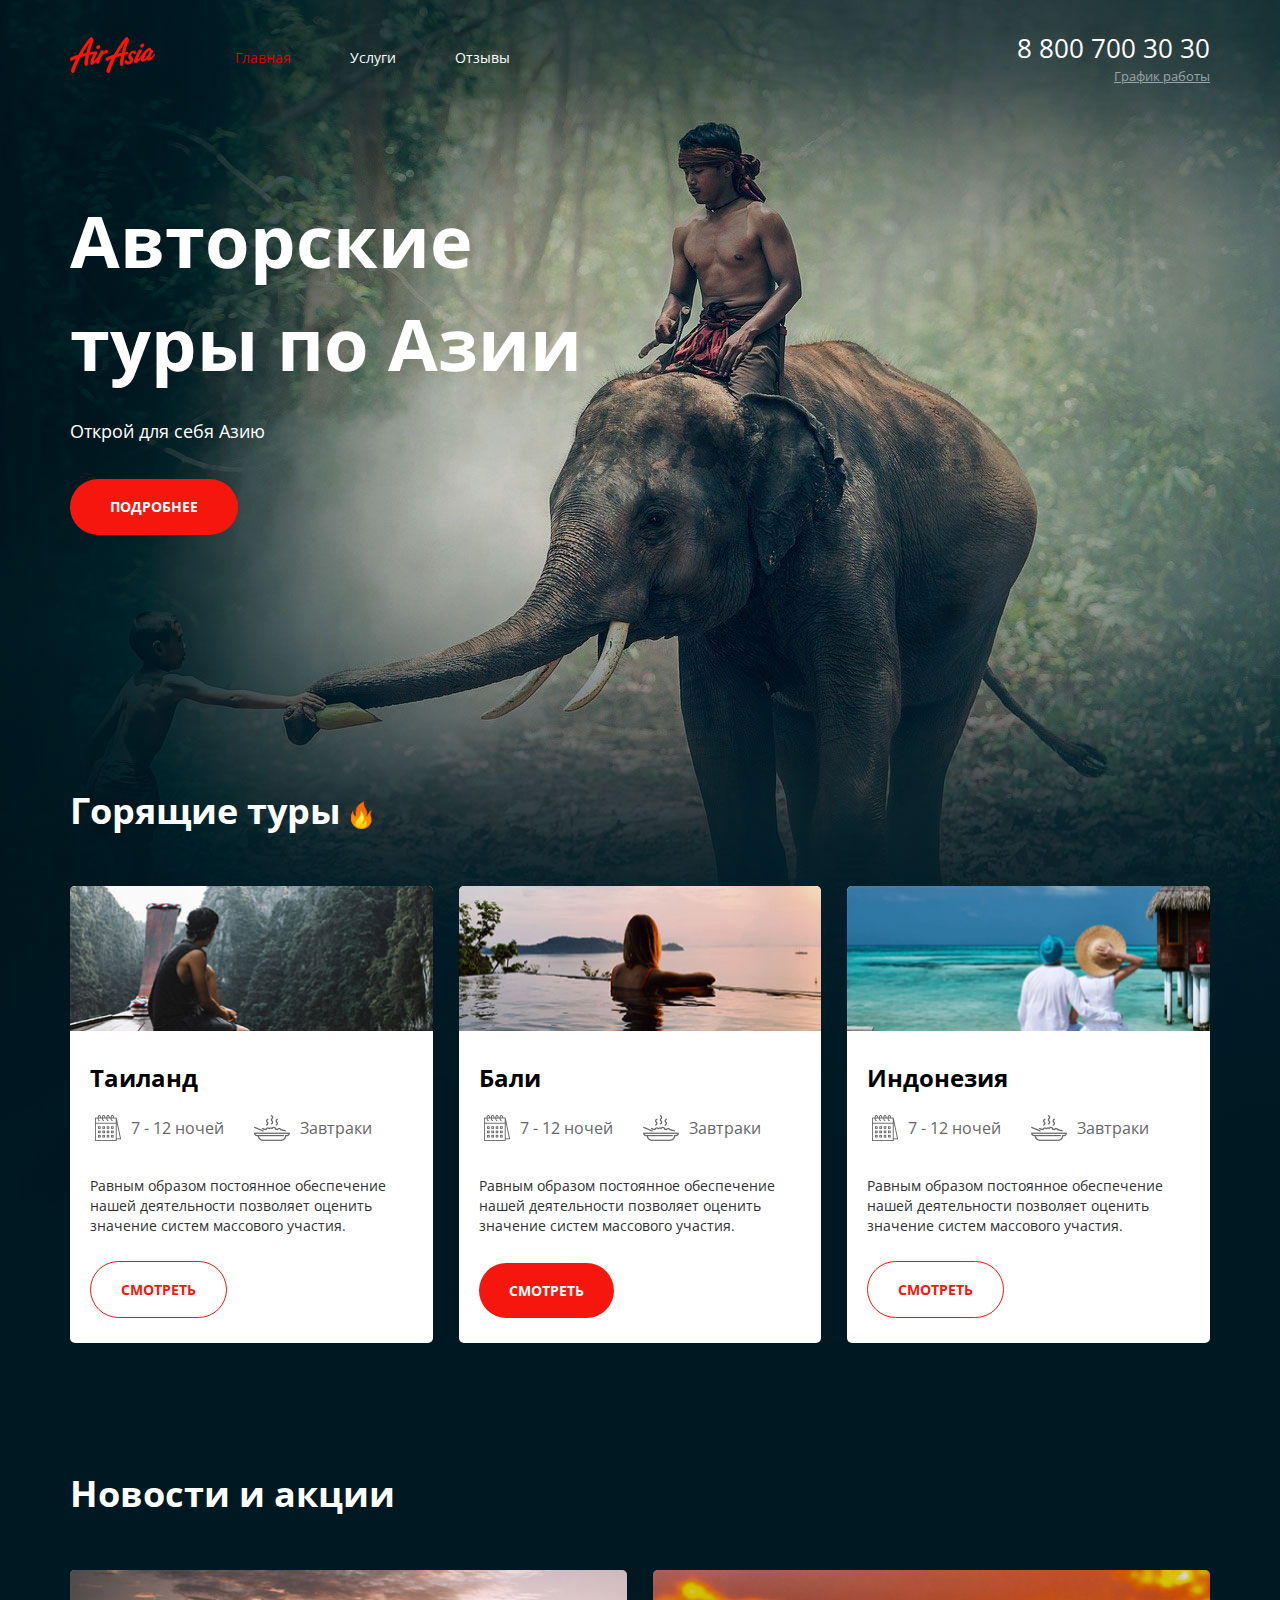
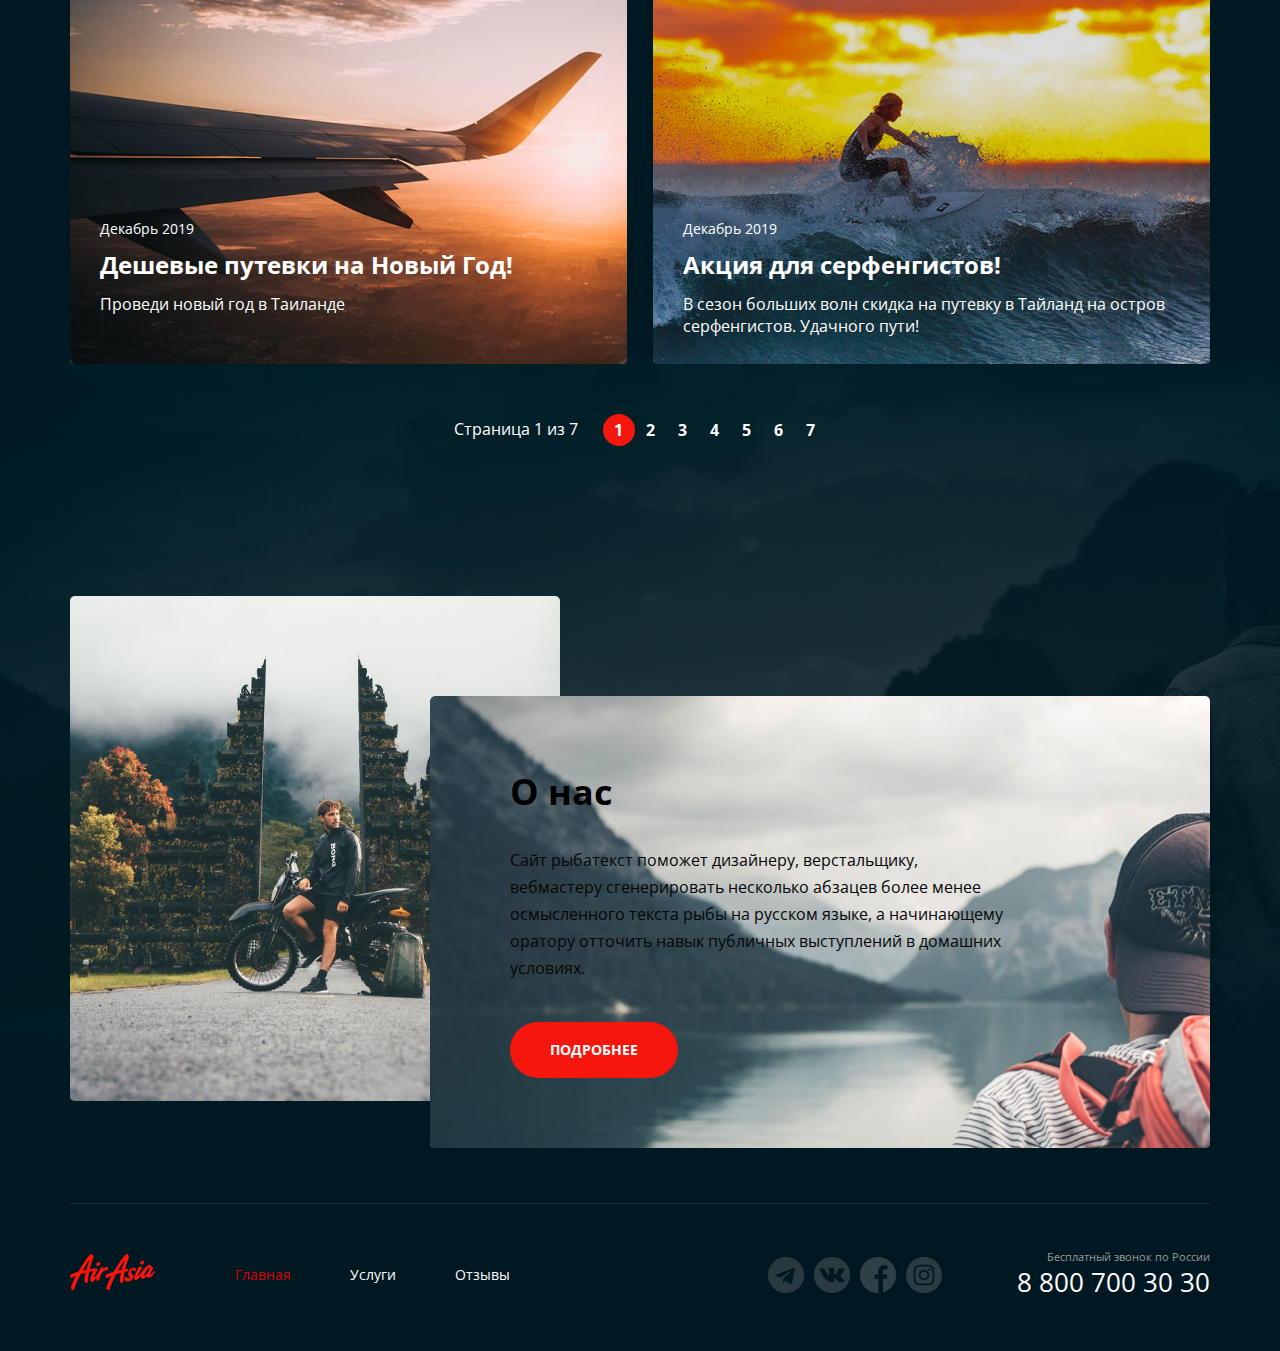
<file: index.html>
<!DOCTYPE html>
<html lang="ru">

<head>
  <meta charset="UTF-8">
  <title>AirAsia | Главная</title>
  <meta name="viewport" content="width=device-width, initial-scale=1.0">
  <link rel="preconnect" href="https://fonts.gstatic.com">
  <link href="https://fonts.googleapis.com/css2?family=Open+Sans:wght@400;600;700&display=swap" rel="stylesheet">
  <link rel="stylesheet" href="./layout/main.css">
</head>

<body>
  <div class="wrapper wrapper_main">
    <div class="wrapper__content">
      <header class="header">
        <div class="container header__container">
          <div class="header__col">
            <a href="./index.html" class="logo">
              <img src="./img/logo.png" alt="AirAsia Logo" class="logo__img">
            </a>
            <nav class="menu">
              <ul class="menu__list">
                <li class="menu__item">
                  <a href="./index.html" class="menu__link menu__link_active">Главная</a>
                </li>
                <li class="menu__item">
                  <a href="./services.html" class="menu__link">Услуги</a>
                </li>
                <li class="menu__item">
                  <a href="./recall.html" class="menu__link">Отзывы</a>
                </li>
              </ul>
            </nav>
          </div>
          <div class="header__col">
            <address class="contacts">
              <a href="tel:+88007003030" class="contacts__phone">8 800 700 30 30</a>
              <div class="contacts__workhours">
                <div class="contacts__workhours-title">График работы</div>
                <div class="contacts__dropdown">
                  <span class="contacts__dropdown-work">пн-вс: 09:00 - 20:00</span>
                  <span class="contacts__dropdown-chill">Обед: 14:00 - 14:30</span>
                </div>
              </div>
            </address>
          </div>
        </div>
      </header>
      <main class="main">
        <section class="hello">
          <div class="container container_hello">
            <h1 class="hello__title">Авторские туры по Азии</h1>
            <div class="hello__desk">Открой для себя Азию</div>
            <a href="#" class="button btn_hello">Подробнее</a>
          </div>
        </section>
        <section class="offers">
          <div class="container container_offers">
            <h2 class="title flame">Горящие туры</h2>
            <ul class="offers__list">
              <li class="offers__item">
                <img src="./img/main/thailand.jpg" alt="Thailand" class="offers__preview">
                <div class="offer">
                  <h3 class="offer__title">Таиланд</h3>
                  <ul class="offer__features">
                    <li class="offer__feature">
                      <img src="./img/main/calendar.png" alt="calendar" class="offer__icon">
                      <div class="offer__desc">7 - 12 ночей</div>
                    </li>
                    <li class="offer__feature">
                      <img src="./img/main/food.png" alt="food" class="offer__icon">
                      <div class="offer__desc">Завтраки</div>
                    </li>
                  </ul>
                  <div class="offer__text">
                    <p>Равным образом постоянное обеспечение нашей деятельности позволяет оценить
                      значение систем массового участия.</p>
                  </div>
                  <a href="#" class="button button_alt offer__button">Смотреть</a>
                </div>
              </li>
              <li class="offers__item offers__item_main">
                <img src="./img/main/bali.jpg" alt="Bali" class="offers__preview">
                <div class="offer">
                  <h3 class="offer__title">Бали</h3>
                  <ul class="offer__features">
                    <li class="offer__feature">
                      <img src="./img/main/calendar.png" alt="calendar" class="offer__icon">
                      <div class="offer__desc">7 - 12 ночей</div>
                    </li>
                    <li class="offer__feature">
                      <img src="./img/main/food.png" alt="food" class="offer__icon">
                      <div class="offer__desc">Завтраки</div>
                    </li>
                  </ul>
                  <div class="offer__text">
                    <p>Равным образом постоянное обеспечение нашей деятельности позволяет оценить
                      значение систем массового участия.</p>
                  </div>
                  <a href="#" class="button offer__button">Смотреть</a>
              </li>
              <li class="offers__item">
                <img src="./img/main/indonesia.jpg" alt="Indonesia" class="offers__preview">
                <div class="offer">
                  <h3 class="offer__title">Индонезия</h3>
                  <ul class="offer__features">
                    <li class="offer__feature">
                      <img src="./img/main/calendar.png" alt="calendar" class="offer__icon">
                      <div class="offer__desc">7 - 12 ночей</div>
                    </li>
                    <li class="offer__feature">
                      <img src="./img/main/food.png" alt="food" class="offer__icon">
                      <div class="offer__desc">Завтраки</div>
                    </li>
                  </ul>
                  <div class="offer__text">
                    <p>Равным образом постоянное обеспечение нашей деятельности позволяет оценить
                      значение систем массового участия.</p>
                  </div>
                  <a href="#" class="button button_alt offer__button">Смотреть</a>
              </li>
            </ul>
          </div>
        </section>
        <section class="news">
          <div class="container container_news">
            <h2 class="title title_news">Новости и акции</h2>
            <ul class="news__list">
              <li class="news__item">
                <img src="./img/main/plain.jpg" alt="image" class="news__img">
                <div class="news__item-wrapper">
                  <time class="news__date">Декабрь 2019</time>
                  <h3 class="news__subtitle">Дешевые путевки на Новый Год!</h3>
                  <div class="news__text">Проведи новый год в Таиланде</div>
                </div>
              </li>
              <li class="news__item">
                <img src="./img/main/surfer.jpg" alt="image" class="news__img">
                <div class="news__item-wrapper">
                  <time class="news__date">Декабрь 2019</time>
                  <h3 class="news__subtitle">Акция для серфенгистов!</h3>
                  <div class="news__text">В сезон больших волн скидка на путевку в Тайланд на остров серфенгистов.
                    Удачного пути!</div>
                </div>
              </li>
            </ul>
            <div class="paginator">
              <div class="paginator__text">Страница 1 из 7</div>
              <ul class="paginator__list">
                <li class="paginator__item paginator__item_active">
                  <a href="#" class="paginator__link">1</a>
                </li>
                <li class="paginator__item">
                  <a href="#" class="paginator__link">2</a>
                </li>
                <li class="paginator__item">
                  <a href="#" class="paginator__link">3</a>
                </li>
                <li class="paginator__item">
                  <a href="#" class="paginator__link">4</a>
                </li>
                <li class="paginator__item">
                  <a href="#" class="paginator__link">5</a>
                </li>
                <li class="paginator__item">
                  <a href="#" class="paginator__link">6</a>
                </li>
                <li class="paginator__item">
                  <a href="#" class="paginator__link">7</a>
                </li>
              </ul>
            </div>
          </div>
        </section>
        <section class="about">
          <div class="container">
            <div class="about__preview">
              <div class="about__preview-wrapper">
                <h2 class="title title_dark">О нас</h2>
                <div class="about__text">
                  <p>
                    Сайт рыбатекст поможет дизайнеру, верстальщику, вебмастеру сгенерировать несколько абзацев более
                    менее
                    осмысленного текста рыбы на русском языке, а начинающему оратору отточить навык публичных
                    выступлений
                    в домашних условиях.
                  </p>
                </div>
                <a href="#" class="button about_button">Подробнее</a>
              </div>
            </div>
          </div>
        </section>
      </main>
    </div>
    <footer class="footer">
      <div class="footer__wrapper">
        <div class="footer__col">
          <a href="./index.html" class="logo">
            <img src="./img/logo.png" alt="AirAsia" class="logo__img">
          </a>
          <nav class="menu">
            <ul class="menu__list">
              <li class="menu__item">
                <a href="./index.html" class="menu__link menu__link_active">Главная</a>
              </li>
              <li class="menu__item">
                <a href="./services.html" class="menu__link">Услуги</a>
              </li>
              <li class="menu__item">
                <a href="./recall.html" class="menu__link">Отзывы</a>
              </li>
            </ul>
          </nav>
        </div>
        <div class="footer__col">
          <ul class="social">
            <li class="social__item">
              <img src="./img/footer/t1.png" alt="telegram">
              <a href="#" class="social__link" target="_blank" aria-label="Наш телеграм">
              </a>
            </li>
            <li class="social__item">
              <img src="./img/footer/vk1.png" alt="telegram">
              <a href="#" class="social__link" target="_blank" aria-label="Мы вконтакте">
              </a>
            </li>
            <li class="social__item">
              <img src="./img/footer/f1.png" alt="telegram">
              <a href="#" class="social__link" target="_blank" aria-label="Наш facebook">
              </a>
            </li>
            <li class="social__item">
              <img src="./img/footer/in1.png" alt="telegram">
              <a href="#" class="social__link" target="_blank" aria-label="Наш instagram">
              </a>
            </li>
          </ul>
          <address class="contacts">
            <div class="contacts__free">Бесплатный звонок по России</div>
            <a href="tel:+88007003030" class="contacts__phone contacts__phone--footer">8 800 700 30 30</a>
          </address>
        </div>
      </div>
    </footer>
  </div>
</body>

</html>
</file>
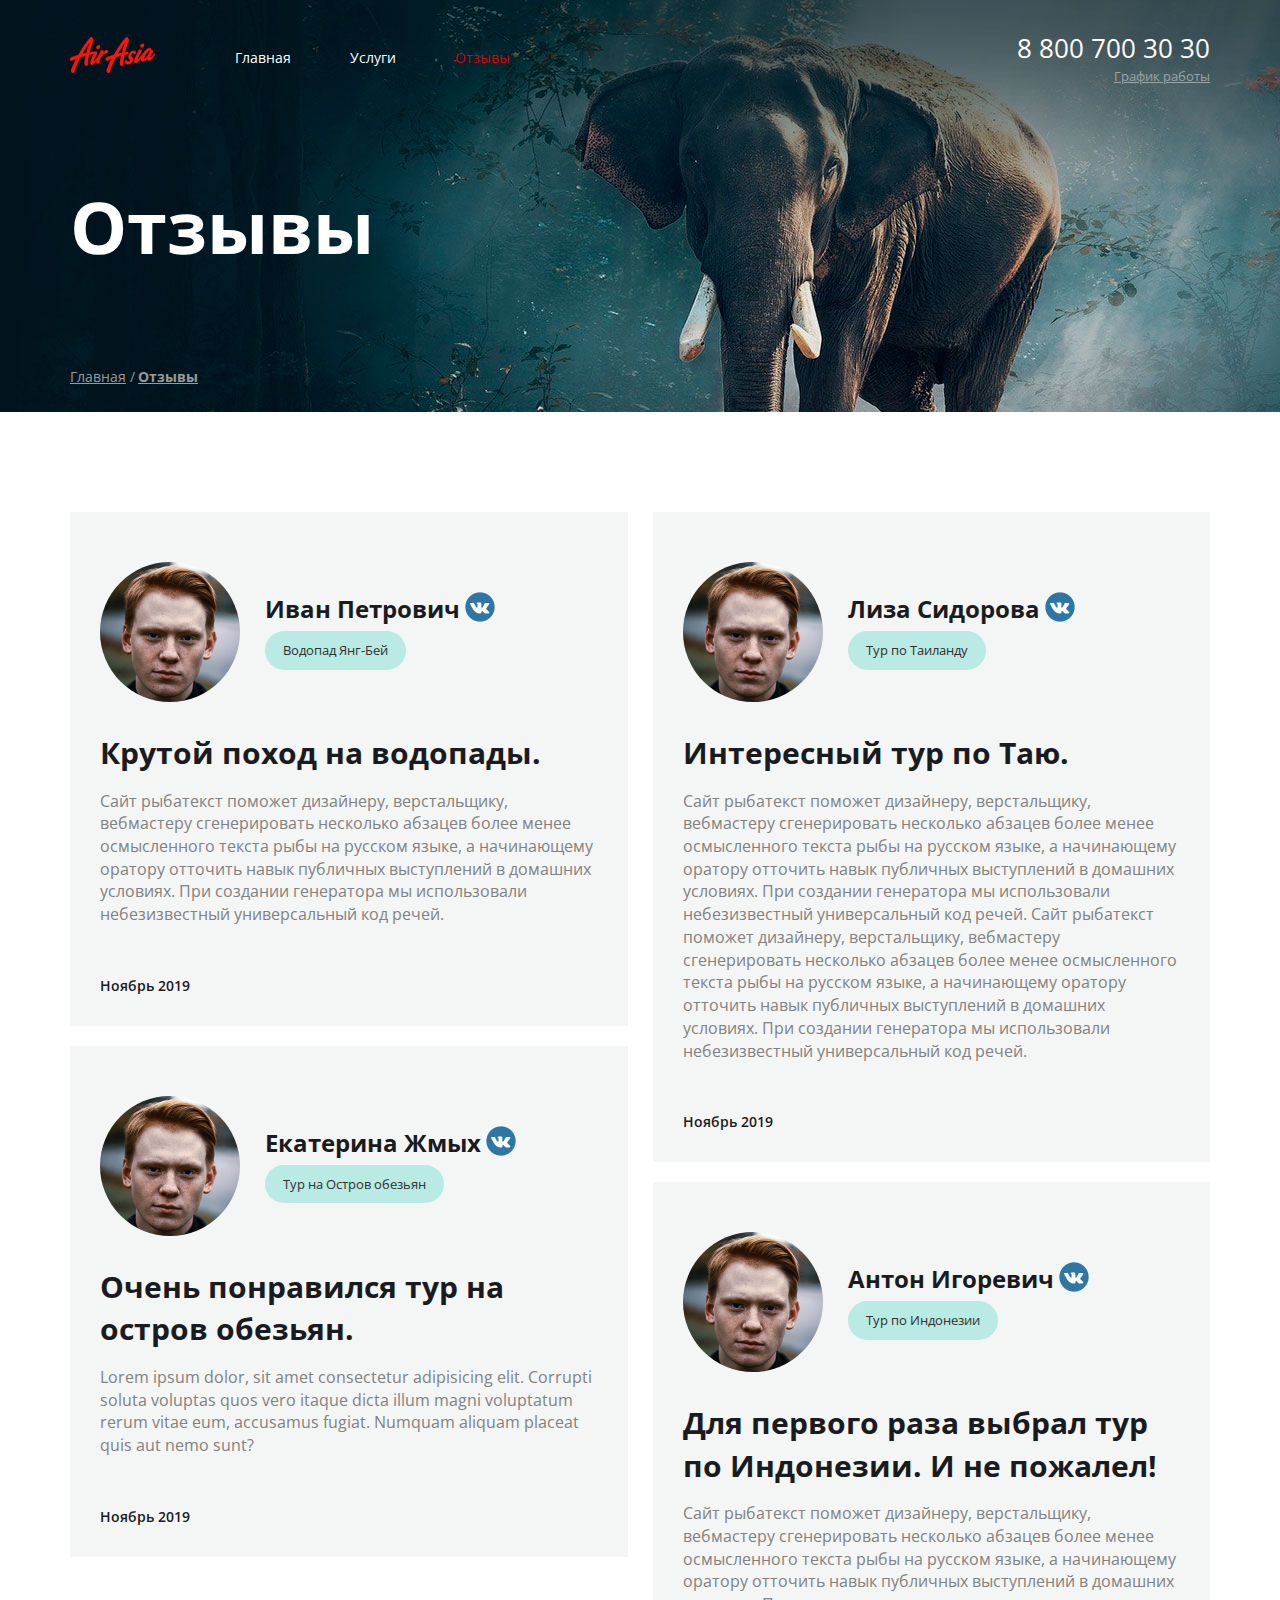
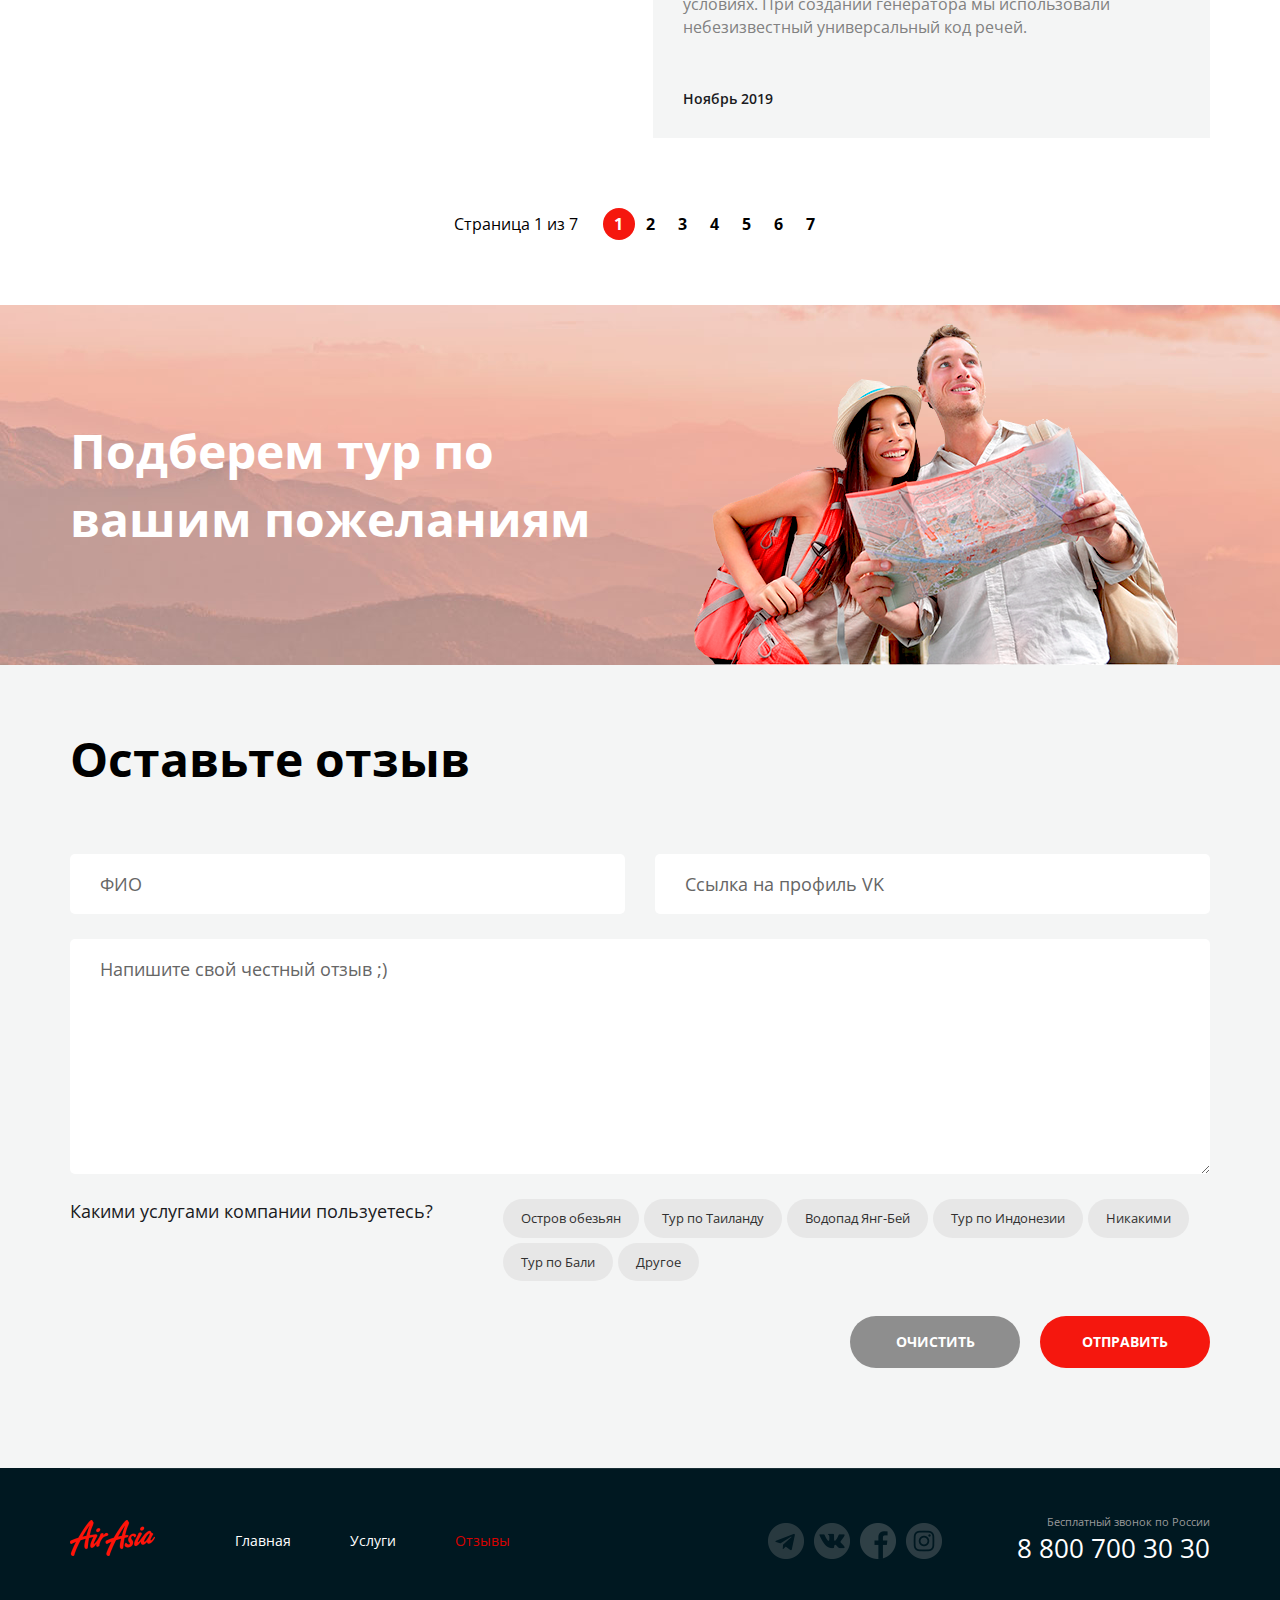
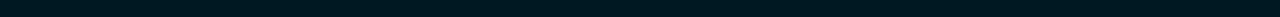
<file: recall.html>
<!DOCTYPE html>
<html lang="ru">

<head>
  <meta charset="UTF-8">
  <title>AirAsia | Отзывы</title>
  <meta name="viewport" content="width=device-width, initial-scale=1.0">
  <link rel="preconnect" href="https://fonts.gstatic.com">
  <link href="https://fonts.googleapis.com/css2?family=Open+Sans:wght@400;600;700&display=swap" rel="stylesheet">
  <link rel="stylesheet" href="./layout/main.css">
</head>

<body>
  <div class="wrapper">
    <div class="wrapper__content">
      <section class="hero">
        <div class="container hero__container">
          <header class="header">
            <div class="header__col">
              <a href="./index.html" class="logo">
                <img src="./img/logo.png" alt="AirAsia Logo" class="logo__img">
              </a>
              <nav class="menu">
                <ul class="menu__list">
                  <li class="menu__item">
                    <a href="./index.html" class="menu__link">Главная</a>
                  </li>
                  <li class="menu__item">
                    <a href="./services.html" class="menu__link">Услуги</a>
                  </li>
                  <li class="menu__item">
                    <a href="./recall.html" class="menu__link menu__link_active">Отзывы</a>
                  </li>
                </ul>
              </nav>
            </div>
            <div class="header__col header__col_align_right">
              <address class="contacts contacts_header">
                <a href="tel:+88007003030" class="contacts__phone">8 800 700 30 30</a>
                <div class="contacts__workhours">
                  <div class="contacts__workhours-title">График работы</div>
                  <div class="contacts__dropdown">
                    <span class="contacts__dropdown-work">пн-вс: 09:00 - 20:00</span>
                    <span class="contacts__dropdown-chill">Обед: 14:00 - 14:30</span>
                  </div>
              </address>
            </div>
          </header>
          <h1 class="hero__title">Отзывы</h1>
          <nav class="breadcrumbs">
            <ul class="breadcrumbs__list">
              <li class="breadcrumbs__item">
                <a href="./index.html" class="breadcrumbs__link">Главная</a>
              </li>
              <li class="breadcrumbs__item breadcrumbs__item_active">
                <a href="./recall.html" class="breadcrumbs__link">Отзывы</a>
              </li>
            </ul>
          </nav>
        </div>
      </section>
      <main class="recall">
        <div class="container container__recall">
          <ul class="reviews">
            <li class="reviews__item">
              <div class="review__header">
                <div class="review__avatar">
                  <div class="avatar">
                    <img src="./img/recall/gender.jpeg" alt="user avatar" class="avatar__img">
                  </div>
                </div>
                <div class="review__user-data">
                  <a href="#" class="review__link"> Иван Петрович </a>
                  <ul class="review__tags">
                    <li class="tag tag_active"> Водопад Янг-Бей </li>
                  </ul>
                </div>
              </div>
              <div class="review__content">
                <h3 class="review__content-title"> Крутой поход на водопады. </h3>
                <div class="review__content-text">
                  <p>Сайт рыбатекст поможет дизайнеру, верстальщику, вебмастеру сгенерировать несколько абзацев более
                    менее осмысленного текста рыбы на русском языке, а начинающему оратору отточить навык публичных
                    выступлений в домашних условиях. При создании генератора мы использовали небезизвестный
                    универсальный код речей.</p>
                </div>
                <time class="review__content-date"> Ноябрь 2019 </time>
              </div>
            </li>
            <li class="reviews__item">
              <div class="review__header">
                <div class="review__avatar">
                  <div class="avatar">
                    <img src="./img/recall/gender.jpeg" alt="user avatar" class="avatar__img">
                  </div>
                </div>
                <div class="review__user-data">
                  <a href="#" class="review__link"> Екатерина Жмых </a>
                  <ul class="review__tags">
                    <li class="tag tag_active"> Тур на Остров обезьян </li>
                  </ul>
                </div>
              </div>
              <div class="review__content">
                <h3 class="review__content-title"> Очень понравился тур на остров обезьян. </h3>
                <div class="review__content-text">
                  <p>Lorem ipsum dolor, sit amet consectetur adipisicing elit. Corrupti soluta voluptas quos vero itaque
                    dicta illum magni voluptatum rerum vitae eum, accusamus fugiat. Numquam aliquam placeat quis aut
                    nemo sunt?</p>
                </div>
                <time class="review__content-date"> Ноябрь 2019 </time>
              </div>
            </li>
            <li class="reviews__item">
              <div class="review__header">
                <div class="review__avatar">
                  <div class="avatar">
                    <img src="./img/recall/gender.jpeg" alt="user avatar" class="avatar__img">
                  </div>
                </div>
                <div class="review__user-data">
                  <a href="#" class="review__link"> Лиза Сидорова </a>
                  <ul class="review__tags">
                    <li class="tag tag_active"> Тур по Таиланду </li>
                  </ul>
                </div>
              </div>
              <div class="review__content">
                <h3 class="review__content-title"> Интересный тур по Таю. </h3>
                <div class="review__content-text">
                  <p>Сайт рыбатекст поможет дизайнеру, верстальщику, вебмастеру сгенерировать несколько абзацев более
                    менее осмысленного текста рыбы на русском языке, а начинающему оратору отточить навык публичных
                    выступлений в домашних условиях. При создании генератора мы использовали небезизвестный
                    универсальный код речей.
                    Сайт рыбатекст поможет дизайнеру, верстальщику, вебмастеру сгенерировать несколько абзацев более
                    менее осмысленного текста рыбы на русском языке, а начинающему оратору отточить навык публичных
                    выступлений в домашних условиях. При создании генератора мы использовали небезизвестный
                    универсальный код речей.</p>
                </div>
                <time class="review__content-date"> Ноябрь 2019 </time>
              </div>
            </li>
            <li class="reviews__item">
              <div class="review__header">
                <div class="review__avatar">
                  <div class="avatar">
                    <img src="./img/recall/gender.jpeg" alt="user avatar" class="avatar__img">
                  </div>
                </div>
                <div class="review__user-data">
                  <a href="#" class="review__link"> Антон Игоревич </a>
                  <ul class="review__tags">
                    <li class="tag tag_active"> Тур по Индонезии </li>
                  </ul>
                </div>
              </div>
              <div class="review__content">
                <h3 class="review__content-title"> Для первого раза выбрал тур по Индонезии. И не пожалел! </h3>
                <div class="review__content-text">
                  <p>Сайт рыбатекст поможет дизайнеру, верстальщику, вебмастеру сгенерировать несколько абзацев более
                    менее осмысленного текста рыбы на русском языке, а начинающему оратору отточить навык публичных
                    выступлений в домашних условиях. При создании генератора мы использовали небезизвестный
                    универсальный код речей.</p>
                </div>
                <time class="review__content-date">Ноябрь 2019</time>
              </div>
            </li>
          </ul>
          <div class="paginator paginator_alt">
            <div class="paginator__text">Страница 1 из 7</div>
            <ul class="paginator__list">
              <li class="paginator__item paginator__item_active">
                <a href="#" class="paginator__link">1</a>
              </li>
              <li class="paginator__item">
                <a href="#" class="paginator__link">2</a>
              </li>
              <li class="paginator__item">
                <a href="#" class="paginator__link">3</a>
              </li>
              <li class="paginator__item">
                <a href="#" class="paginator__link">4</a>
              </li>
              <li class="paginator__item">
                <a href="#" class="paginator__link">5</a>
              </li>
              <li class="paginator__item">
                <a href="#" class="paginator__link">6</a>
              </li>
              <li class="paginator__item">
                <a href="#" class="paginator__link">7</a>
              </li>
            </ul>
          </div>
        </div>
      </main>
      <section class="banner">
        <div class="container banner__container">
          <h2 class="banner__title"> Подберем тур по вашим пожеланиям</h2>
          <img src="./img/recall/couple.png" alt="couple" class="banner__image">
        </div>
      </section>
      <section class="feedback">
        <div class="container feedback__container">
          <h2 class="feedback__title title_dark">Оставьте отзыв</h2>
          <form class="form">
            <div class="form__row">
              <input type="text" placeholder="ФИО" class="form__input">
              <input type="text" placeholder="Ссылка на профиль VK" class="form__input">
            </div>
            <div class="form__row">
              <textarea class="form__input form__input_textarea" placeholder="Напишите свой честный отзыв ;)"></textarea>
            </div>
            <div class="form__controls">
              <div class="form__controls_title">Какими услугами компании пользуетесь?</div>
              <ul class="controls">
                <li class="controls__item">
                  <label class="controls__element">
                    <input type="checkbox" class="controls__checkbox">
                    <div class="tag controls__tag">Остров обезьян</div>
                  </label>
                </li>
                <li class="controls__item">
                  <label class="controls__element">
                    <input type="checkbox" class="controls__checkbox">
                    <div class="tag controls__tag">Тур по Таиланду</div>
                  </label>
                </li>
                <li class="controls__item">
                  <label class="controls__element">
                    <input type="checkbox" class="controls__checkbox">
                    <div class="tag controls__tag">Водопад Янг-Бей</div>
                  </label>
                </li>
                <li class="controls__item">
                  <label class="controls__element">
                    <input type="checkbox" class="controls__checkbox">
                    <div class="tag controls__tag">Тур по Индонезии</div>
                  </label>
                </li>
                <li class="controls__item">
                  <label class="controls__element">
                    <input type="checkbox" class="controls__checkbox">
                    <div class="tag controls__tag">Никакими</div>
                  </label>
                </li>
                <li class="controls__item">
                  <label class="controls__element">
                    <input type="checkbox" class="controls__checkbox">
                    <div class="tag controls__tag">Тур по Бали</div>
                  </label>
                </li>
                <li class="controls__item">
                  <label class="controls__element">
                    <input type="checkbox" class="controls__checkbox">
                    <div class="tag controls__tag">Другое</div>
                  </label>
                </li>
              </ul>
            </div>
            <div class="form__buttons">
              <button type="reset" class="button form__button button_dark">Очистить</button>
              <button type="submit" class="button form__button">Отправить</button>
            </div>
          </form>
        </div>
      </section>

    </div>
    <footer class="footer">
      <div class="footer__wrapper">
        <div class="footer__col">
          <a href="./index.html" class="logo">
            <img src="./img/logo.png" alt="AirAsia" class="logo__img">
          </a>
          <nav class="menu">
            <ul class="menu__list">
              <li class="menu__item">
                <a href="./index.html" class="menu__link">Главная</a>
              </li>
              <li class="menu__item">
                <a href="./services.html" class="menu__link">Услуги</a>
              </li>
              <li class="menu__item">
                <a href="./recall.html" class="menu__link menu__link_active">Отзывы</a>
              </li>
            </ul>
          </nav>
        </div>
        <div class="footer__col">
          <ul class="social">
            <li class="social__item">
              <img src="./img/footer/t1.png" alt="telegram">
              <a href="#" class="social__link" target="_blank" aria-label="Наш телеграм">
              </a>
            </li>
            <li class="social__item">
              <img src="./img/footer/vk1.png" alt="telegram">
              <a href="#" class="social__link" target="_blank" aria-label="Мы вконтакте">
              </a>
            </li>
            <li class="social__item">
              <img src="./img/footer/f1.png" alt="telegram">
              <a href="#" class="social__link" target="_blank" aria-label="Наш facebook">
              </a>
            </li>
            <li class="social__item">
              <img src="./img/footer/in1.png" alt="telegram">
              <a href="#" class="social__link" target="_blank" aria-label="Наш instagram">
              </a>
            </li>
          </ul>
          <address class="contacts">
            <div class="contacts__free">Бесплатный звонок по России</div>
            <a href="tel:+88007003030" class="contacts__phone contacts__phone--footer">8 800 700 30 30</a>
          </address>
        </div>
      </div>
    </footer>
  </div>
</body>

</html>
</file>
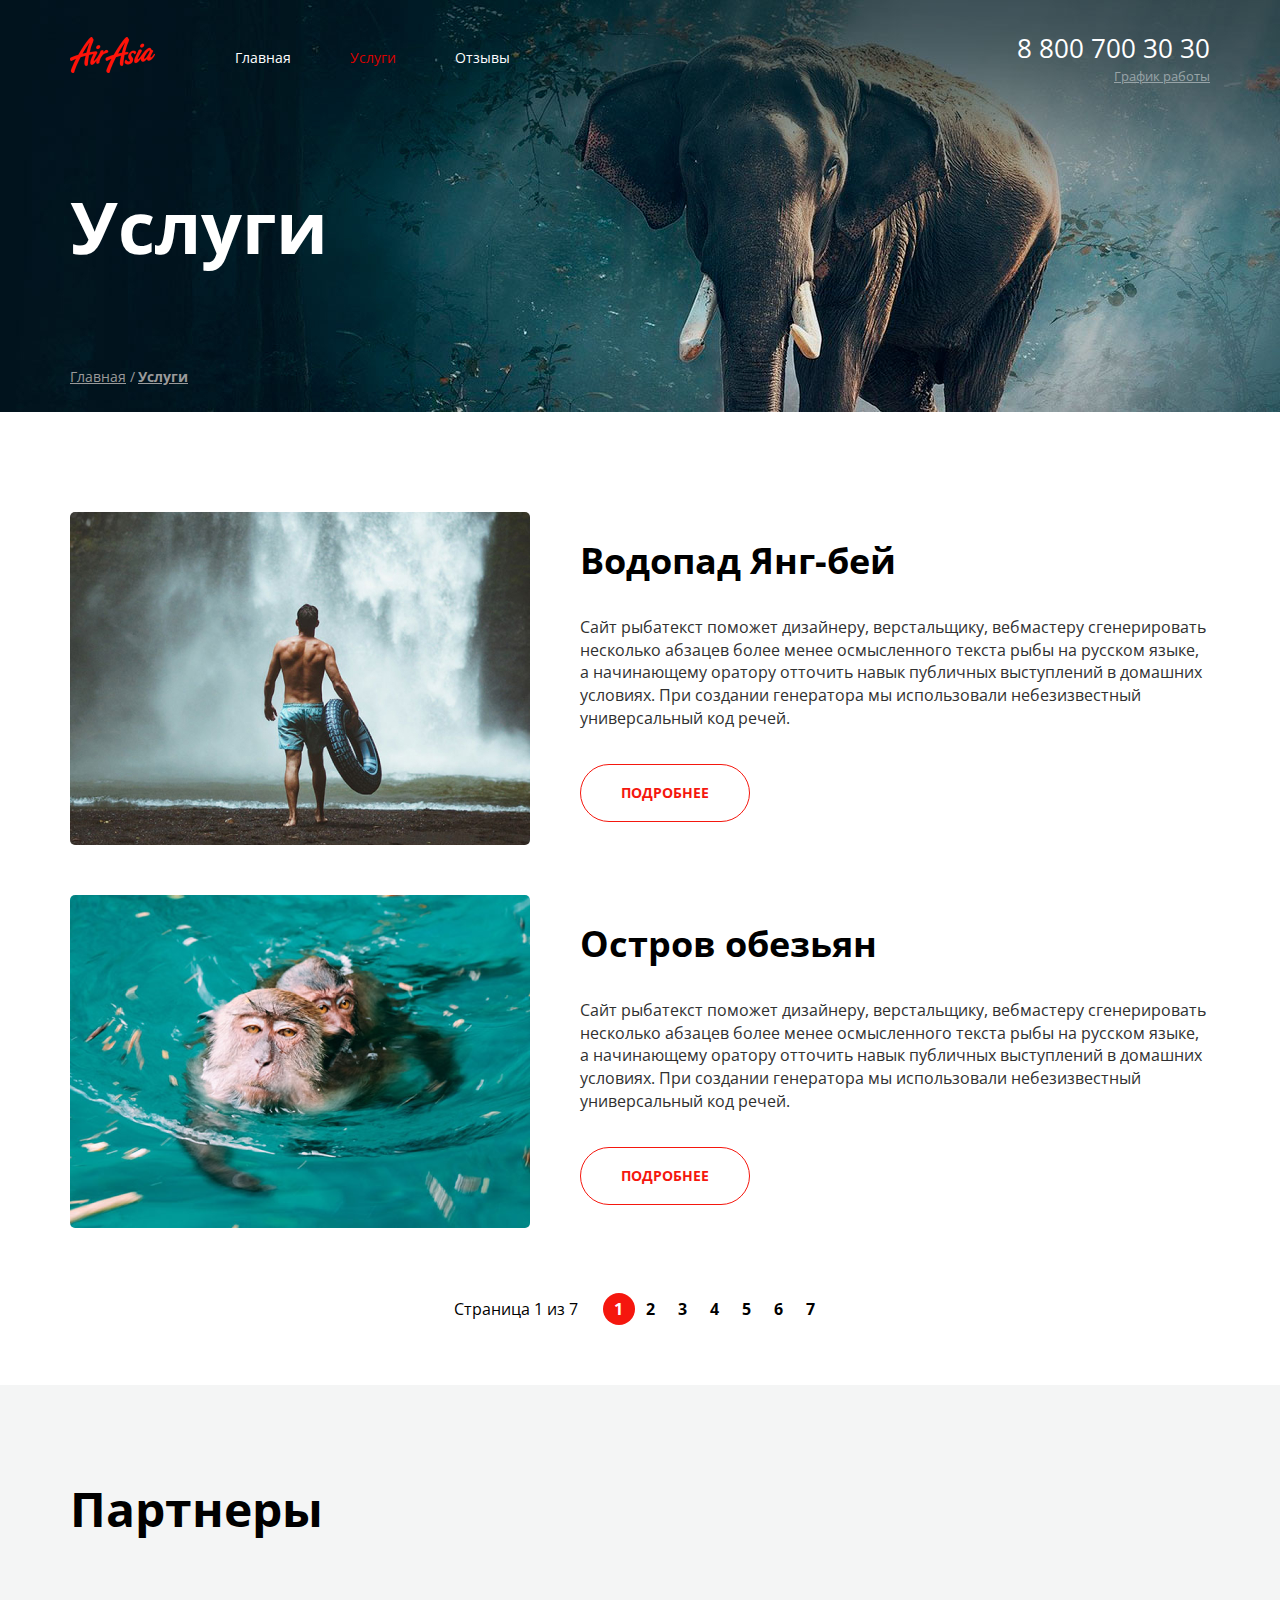
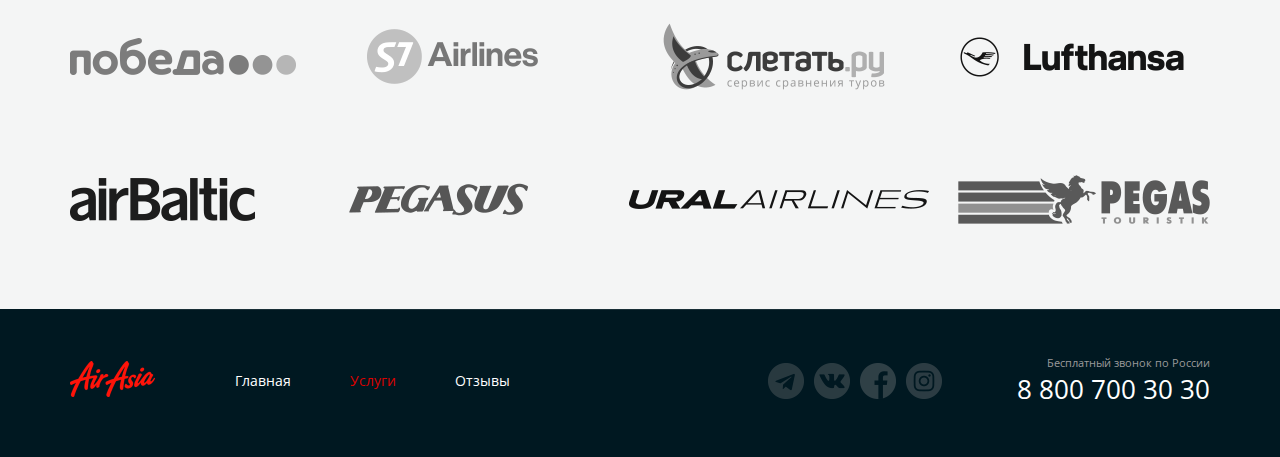
<file: services.html>
<!DOCTYPE html>
<html lang="ru">

<head>
  <meta charset="UTF-8">
  <title>AirAsia | Услуги</title>
  <meta name="viewport" content="width=device-width, initial-scale=1.0">
  <link rel="preconnect" href="https://fonts.gstatic.com">
  <link href="https://fonts.googleapis.com/css2?family=Open+Sans:wght@400;600;700&display=swap" rel="stylesheet">
  <link rel="stylesheet" href="./layout/main.css">
</head>

<body>
  <div class="wrapper">
    <div class="wrapper__content">
      <section class="hero">
        <div class="container hero__container">
          <header class="header">
            <div class="header__col">
              <a href="./index.html" cl`ss="logo">
                <img src="./img/logo.png" alt="AirAsia Logo" class="logo__img">
              </a>
              <nav class="menu">
                <ul class="menu__list">
                  <li class="menu__item">
                    <a href="./index.html" class="menu__link">Главная</a>
                  </li>
                  <li class="menu__item">
                    <a href="./services.html" class="menu__link  menu__link_active">Услуги</a>
                  </li>
                  <li class="menu__item">
                    <a href="./recall.html" class="menu__link">Отзывы</a>
                  </li>
                </ul>
              </nav>
            </div>
            <div class="header__col header__col_align_right">
              <address class="contacts contacts_header">
                <a href="tel:+88007003030" class="contacts__phone">8 800 700 30 30</a>
                <div class="contacts__workhours">
                  <div class="contacts__workhours-title">График работы</div>
                  <div class="contacts__dropdown">
                    <span class="contacts__dropdown-work">пн-вс: 09:00 - 20:00</span>
                    <span class="contacts__dropdown-chill">Обед: 14:00 - 14:30</span>
                  </div>
              </address>
            </div>
          </header>
          <h1 class="hero__title">Услуги</h1>
          <nav class="breadcrumbs">
            <ul class="breadcrumbs__list">
              <li class="breadcrumbs__item">
                <a href="./index.html" class="breadcrumbs__link">Главная</a>
              </li>
              <li class="breadcrumbs__item breadcrumbs__item_active">
                <a href="./services.html" class="breadcrumbs__link">Услуги</a>
              </li>
            </ul>
          </nav>
        </div>
      </section>
      <main class="tours">
        <div class="container tours__container">
          <ul class="tours__list">
            <li class="tours__item">
              <div class="tour">
                <img src="./img/services/yang_bay.jpg" alt="yang_bay" class="tour__preview">
                <div class="tour__desc">
                  <h3 class="tour__title title_dark">Водопад Янг-бей</h3>
                  <div class="tour__text">
                    <p>Сайт рыбатекст поможет дизайнеру, верстальщику, вебмастеру сгенерировать несколько абзацев
                      более менее осмысленного текста рыбы на русском языке, а начинающему оратору отточить навык
                      публичных выступлений в домашних условиях. При создании генератора мы использовали
                      небезизвестный универсальный код речей. </p>
                  </div>
                  <a href="#" class="button tour__button button_alt">Подробнее</a>
                </div>
              </div>
            </li>
            <li class="tours__item">
              <div class="tour">
                <img src="./img/services/monkey_island.jpg" alt="monkey_island" class="tour__preview">
                <div class="tour__desc">
                  <h3 class="tour__title title_dark">Остров обезьян</h3>
                  <div class="tour__text">
                    <p>Сайт рыбатекст поможет дизайнеру, верстальщику, вебмастеру сгенерировать несколько абзацев
                      более менее осмысленного текста рыбы на русском языке, а начинающему оратору отточить навык
                      публичных выступлений в домашних условиях. При создании генератора мы использовали
                      небезизвестный универсальный код речей. </p>
                  </div>
                  <a href="#" class="button tour__button button_alt">Подробнее</a>
                </div>
              </div>
            </li>
          </ul>
          <div class="paginator paginator_alt">
            <div class="paginator__text">Страница 1 из 7</div>
            <ul class="paginator__list">
              <li class="paginator__item paginator__item_active">
                <a href="#" class="paginator__link">1</a>
              </li>
              <li class="paginator__item">
                <a href="#" class="paginator__link">2</a>
              </li>
              <li class="paginator__item">
                <a href="#" class="paginator__link">3</a>
              </li>
              <li class="paginator__item">
                <a href="#" class="paginator__link">4</a>
              </li>
              <li class="paginator__item">
                <a href="#" class="paginator__link">5</a>
              </li>
              <li class="paginator__item">
                <a href="#" class="paginator__link">6</a>
              </li>
              <li class="paginator__item">
                <a href="#" class="paginator__link">7</a>
              </li>
            </ul>
          </div>
        </div>
      </main>
      <section class="partnership">
        <div class="container container_partnership">
          <h2 class="partnership__title title_dark">Партнеры</h2>
          <ul class="partnership__list">
            <li class="partnership__item">
              <a href="https://www.pobeda.aero/" target="blank">
                <img src="./img/services/partnership/pobeda.png" alt="Logo" class="partnership__img">
              </a>
            </li>
            <li class="partnership__item">
              <a href="https://www.s7.ru/ " target="blank">
                <img src="./img/services/partnership/s7.png" alt="Logo" class="partnership__img">
              </a>
            </li>
            <li class="partnership__item">
              <a href="https://sletat.ru/" target="blank">
                <img src="./img/services/partnership/lets-fly.png" alt="Logo" class="partnership__img">
              </a>
            </li>
            <li class="partnership__item">
              <a href="https://www.lufthansa.com/" target="blank">
                <img src="./img/services/partnership/lufthansa.png" alt="Logo" class="partnership__img">
              </a>
            </li>
            <li class="partnership__item">
              <a href="https://www.airbaltic.com/" target="blank">
                <img src="./img/services/partnership/airbaltic.png" alt="Logo" class="partnership__img">
              </a>
            </li>
            <li class="partnership__item">
              <a href="https://www.flypgs.com/ru" target="blank">
                <img src="./img/services/partnership/pegasus.png" alt="Logo" class="partnership__img">
              </a>
            </li>
            <li class="partnership__item">
              <a href="https://www.uralairlines.ru/" target="blank">
                <img src="./img/services/partnership/ural.png" alt="Logo" class="partnership__img">
              </a>
            </li>
            <li class="partnership__item">
              <a href="https://pegast.ru/" target="blank">
                <img src="./img/services/partnership/pegas.png" alt="Logo" class="partnership__img">
              </a>
            </li>
          </ul>
        </div>
      </section>

    </div>
    <footer class="footer">
      <div class="footer__wrapper">
        <div class="footer__col">
          <a href="./index.html" class="logo">
            <img src="./img/logo.png" alt="AirAsia" class="logo__img">
          </a>
          <nav class="menu">
            <ul class="menu__list">
              <li class="menu__item">
                <a href="./index.html" class="menu__link">Главная</a>
              </li>
              <li class="menu__item">
                <a href="./services.html" class="menu__link menu__link_active">Услуги</a>
              </li>
              <li class="menu__item">
                <a href="./recall.html" class="menu__link">Отзывы</a>
              </li>
            </ul>
          </nav>
        </div>
        <div class="footer__col">
          <ul class="social">
            <li class="social__item">
              <img src="./img/footer/t1.png" alt="telegram">
              <a href="#" class="social__link" target="_blank" aria-label="Наш телеграм">
              </a>
            </li>
            <li class="social__item">
              <img src="./img/footer/vk1.png" alt="telegram">
              <a href="#" class="social__link" target="_blank" aria-label="Мы вконтакте">
              </a>
            </li>
            <li class="social__item">
              <img src="./img/footer/f1.png" alt="telegram">
              <a href="#" class="social__link" target="_blank" aria-label="Наш facebook">
              </a>
            </li>
            <li class="social__item">
              <img src="./img/footer/in1.png" alt="telegram">
              <a href="#" class="social__link" target="_blank" aria-label="Наш instagram">
              </a>
            </li>
          </ul>
          <address class="contacts">
            <div class="contacts__free">Бесплатный звонок по России</div>
            <a href="tel:+88007003030" class="contacts__phone contacts__phone--footer">8 800 700 30 30</a>
          </address>
        </div>
      </div>
    </footer>
  </div>
</body>

</html>
</file>
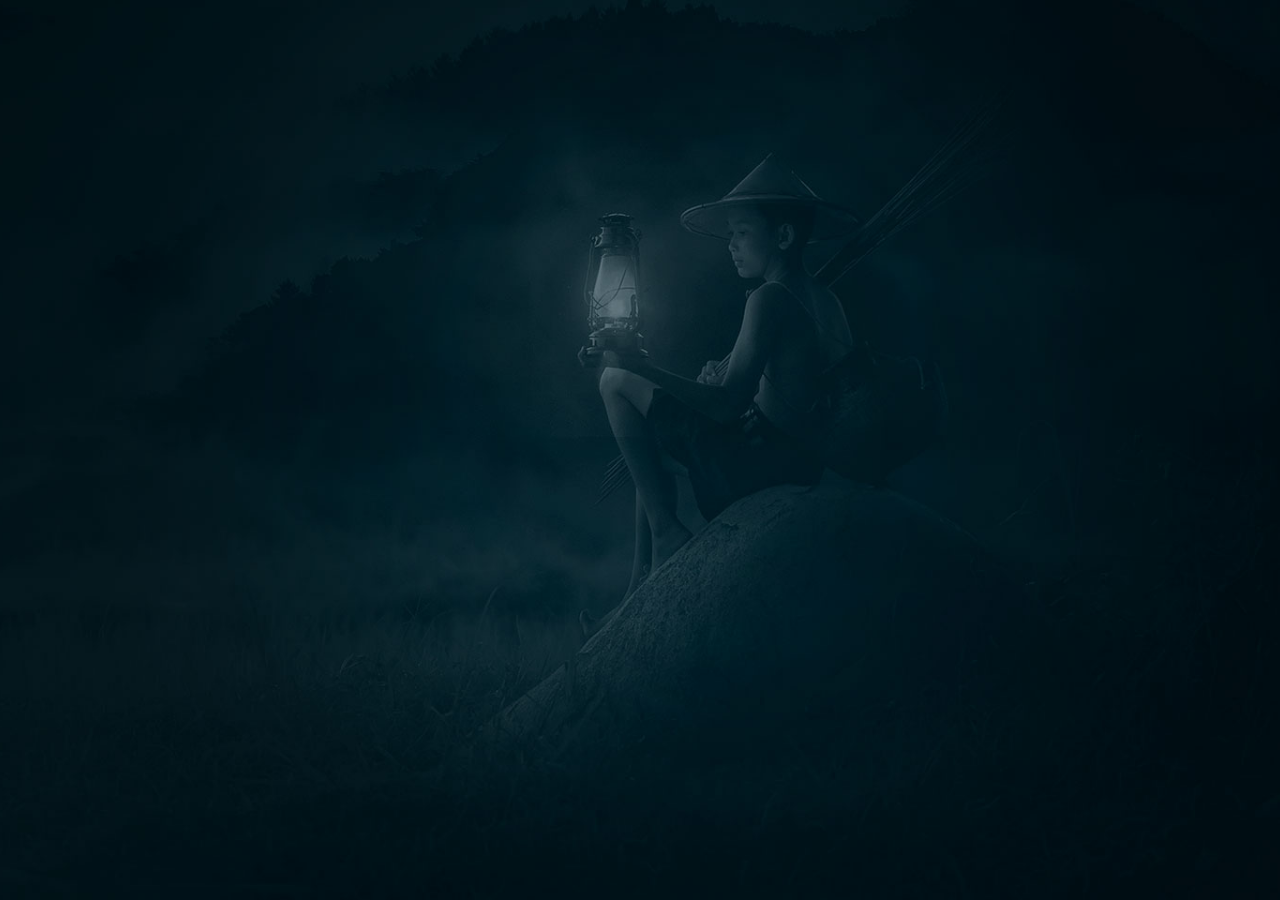
<file: welcome.html>
<!DOCTYPE html>
<html lang="ru">

<head>
  <meta charset="UTF-8">
  <title>AirAsia | Добро пожаловать</title>
  <meta name="viewport" content="width=device-width, initial-scale=1.0">
  <link rel="preconnect" href="https://fonts.gstatic.com">
  <link href="https://fonts.googleapis.com/css2?family=Open+Sans:wght@400;600;700&display=swap" rel="stylesheet">
  <link rel="stylesheet" href="./layout/main.css">
</head>

<body>
  <div class="welcome">
    <div class="container welcome__container">
      <div class="welcome__content">
        <img src="./img/welcome/logo_big.png" alt="AirAsia Logo" class="welcome__logo">
        <h3 class="welcome__title"> Открой для себя Азию</h3>
        <a href="./index.html" class="button welcome__button">Войти</a>
      </div>
    </div>
  </div>
</body>

</html>
</file>
<file: layout/main.css>
/* Layout */
@import url('../layout/normalize.css');
@import url('../layout/base.css');

/* Универсальные стили */
@import url('../styles/nav.css');
@import url('../styles/contacts.css');
@import url('../styles/button.css');
@import url('../styles/button_alt.css');
@import url('../styles/paginator.css');
@import url('../styles/paginator_alt.css');
@import url('../styles/title.css');
@import url('../styles/title_dark.css');
@import url('../styles/social.css');
@import url('../styles/flame.css');
@import url('../styles/breadcrumbs.css');
@import url('../styles/form.css');
@import url('../styles/tag.css');



/* Блоки страницы "Главная*/
@import url('../blocks/header.css');
@import url('../blocks/hello.css');
@import url('../blocks/offers.css');
@import url('../blocks/offer.css');
@import url('../blocks/news.css');
@import url('../blocks/about.css');
@import url('../blocks/footer.css');
@import url('../blocks/fonts.css');
@import url('../blocks/partnership.css');

/* Блоки страницы "Услуги" */
@import url('../blocks/hero.css');
@import url('../blocks/tours.css');

/* Блоки страницы "Отзывы" */
@import url('../blocks/recall.css');
@import url('../blocks/reviews.css');
@import url('../blocks/banner.css');
@import url('../blocks/feedback.css');

/* Блоки страницы "Welcome" */
@import url('../blocks/welcome.css');
</file>
